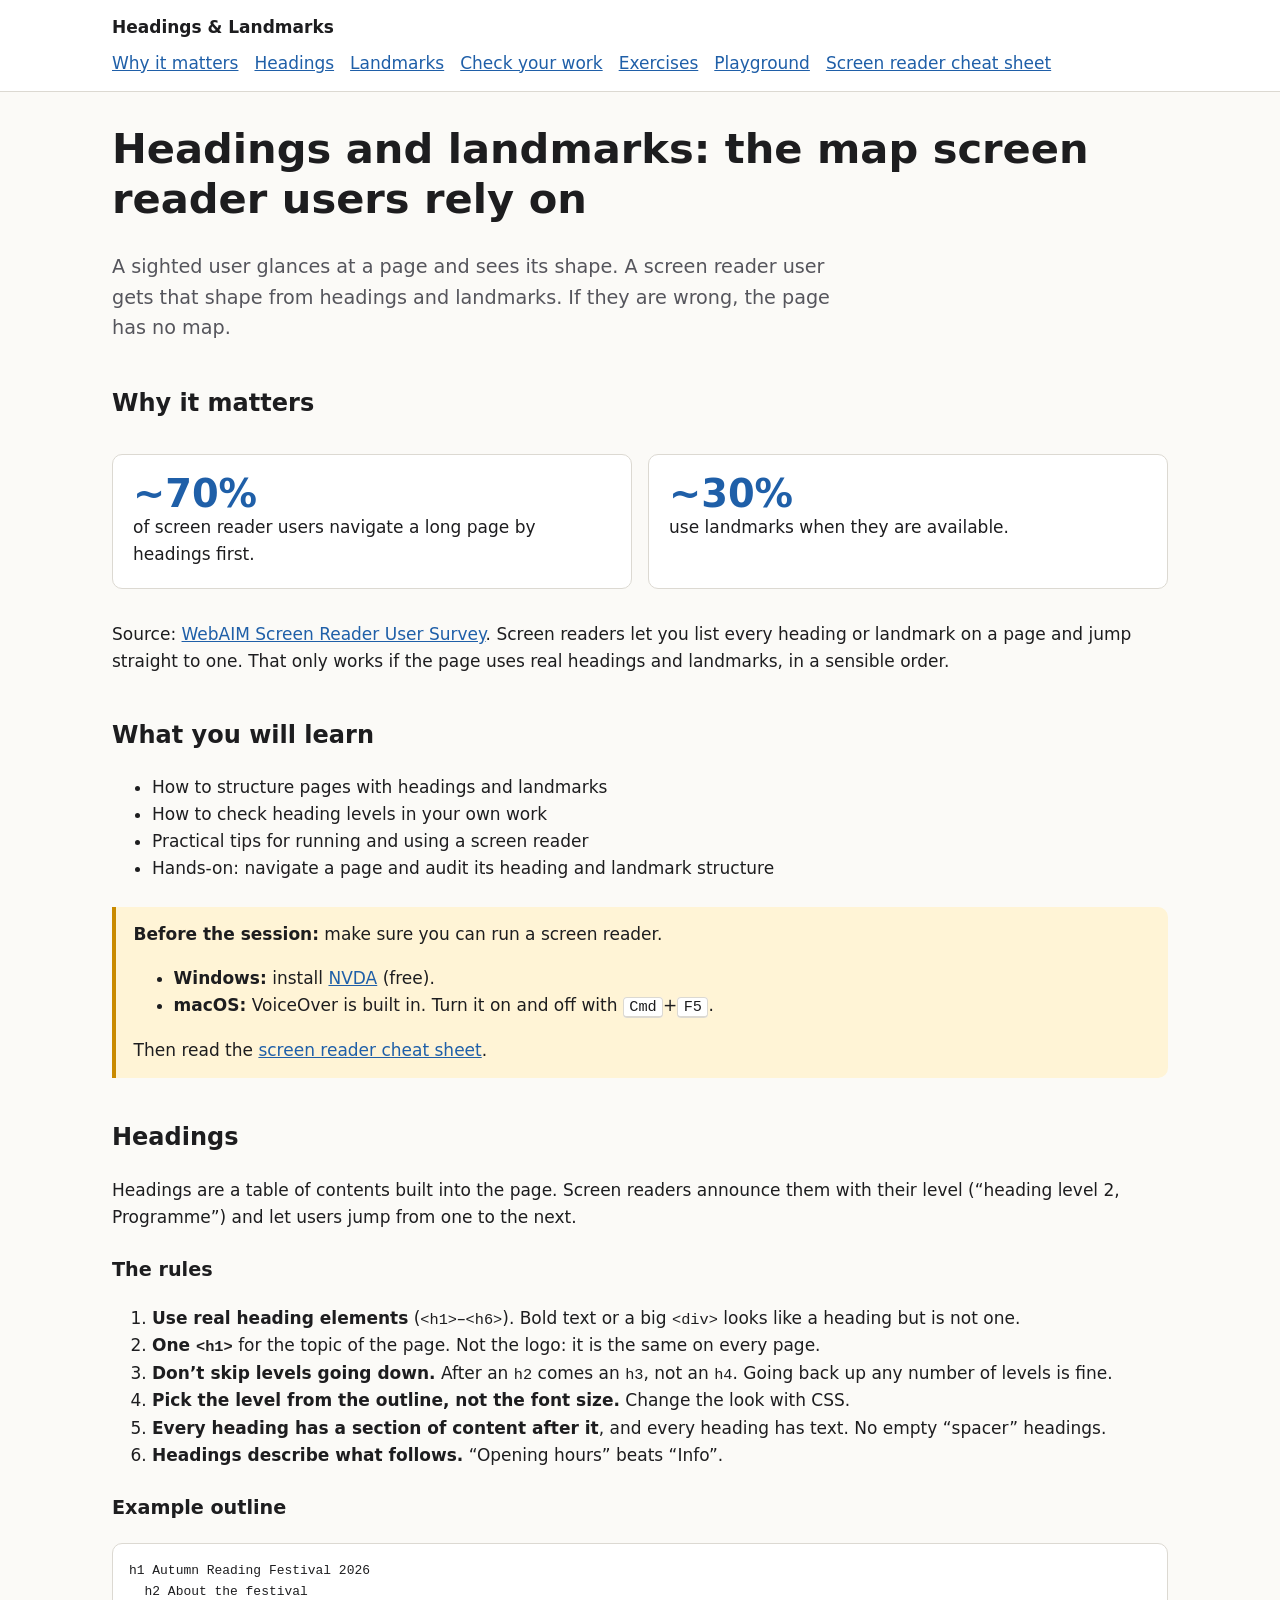
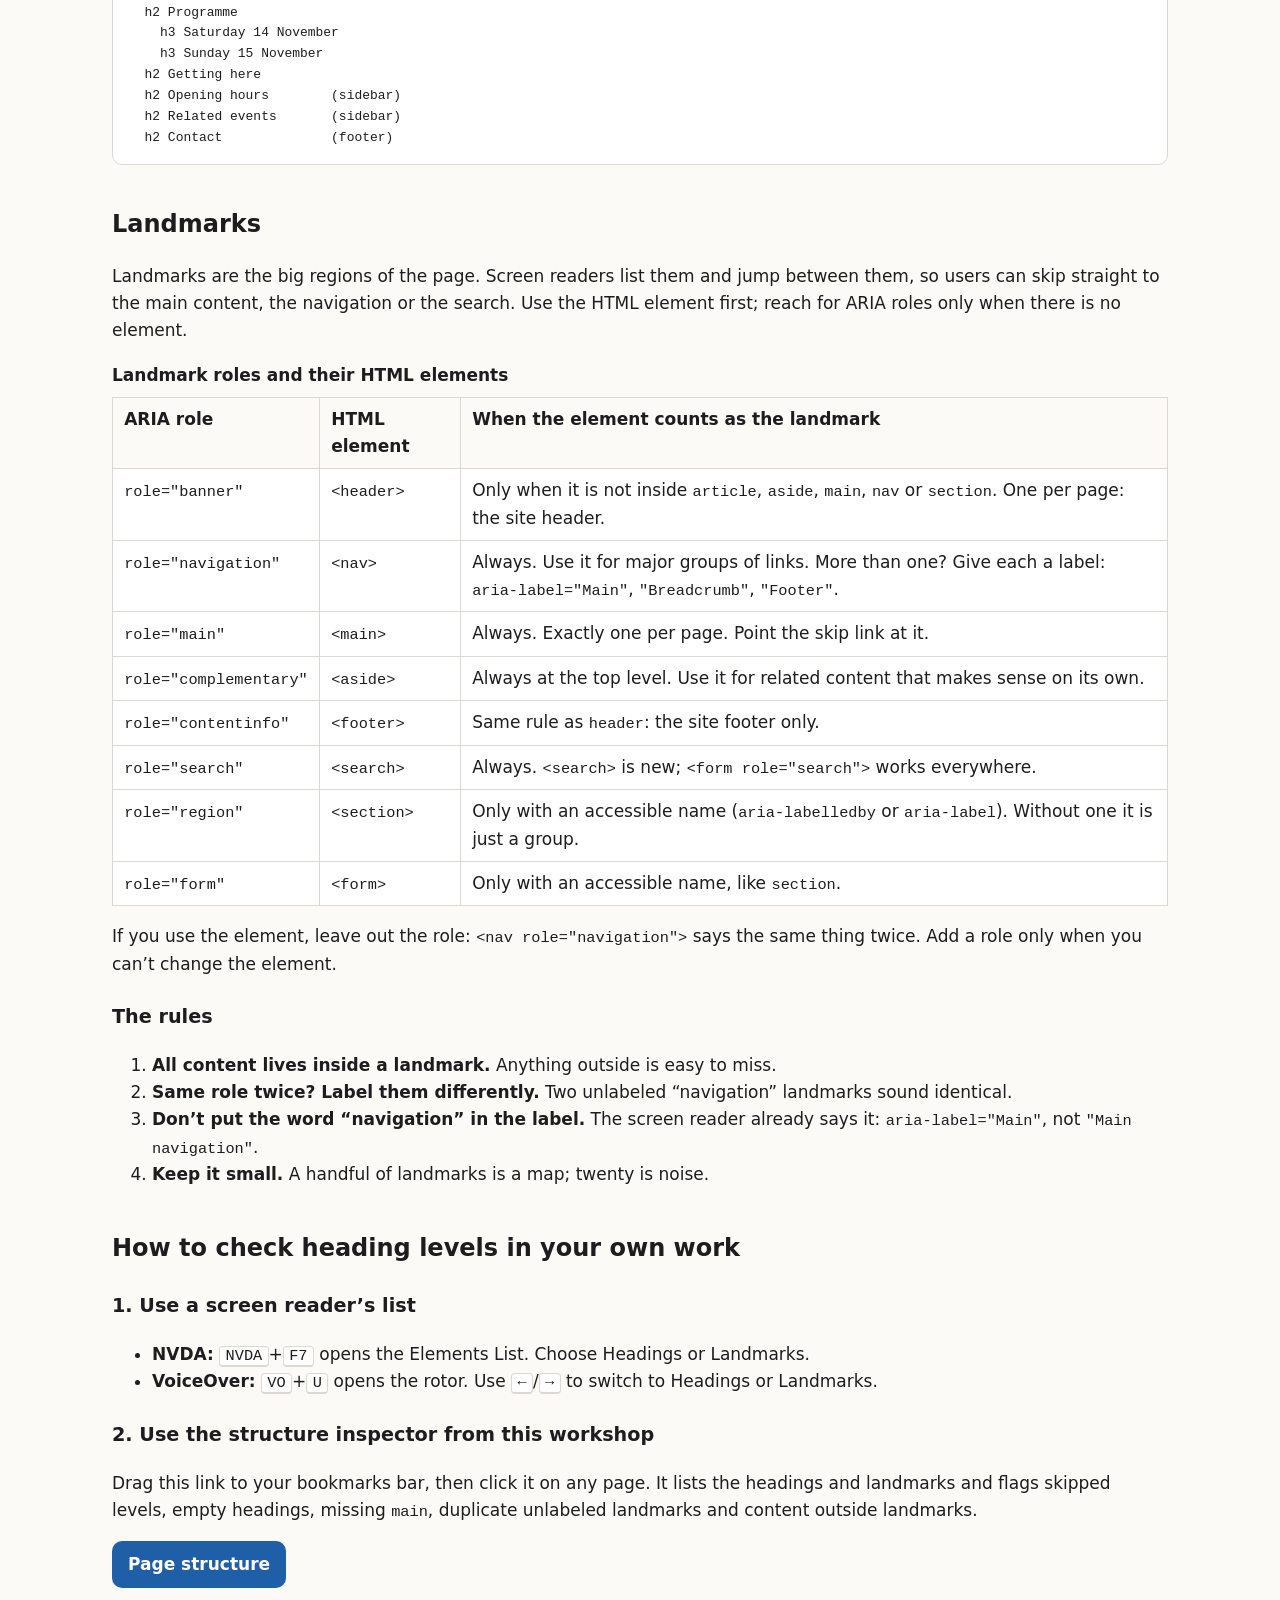
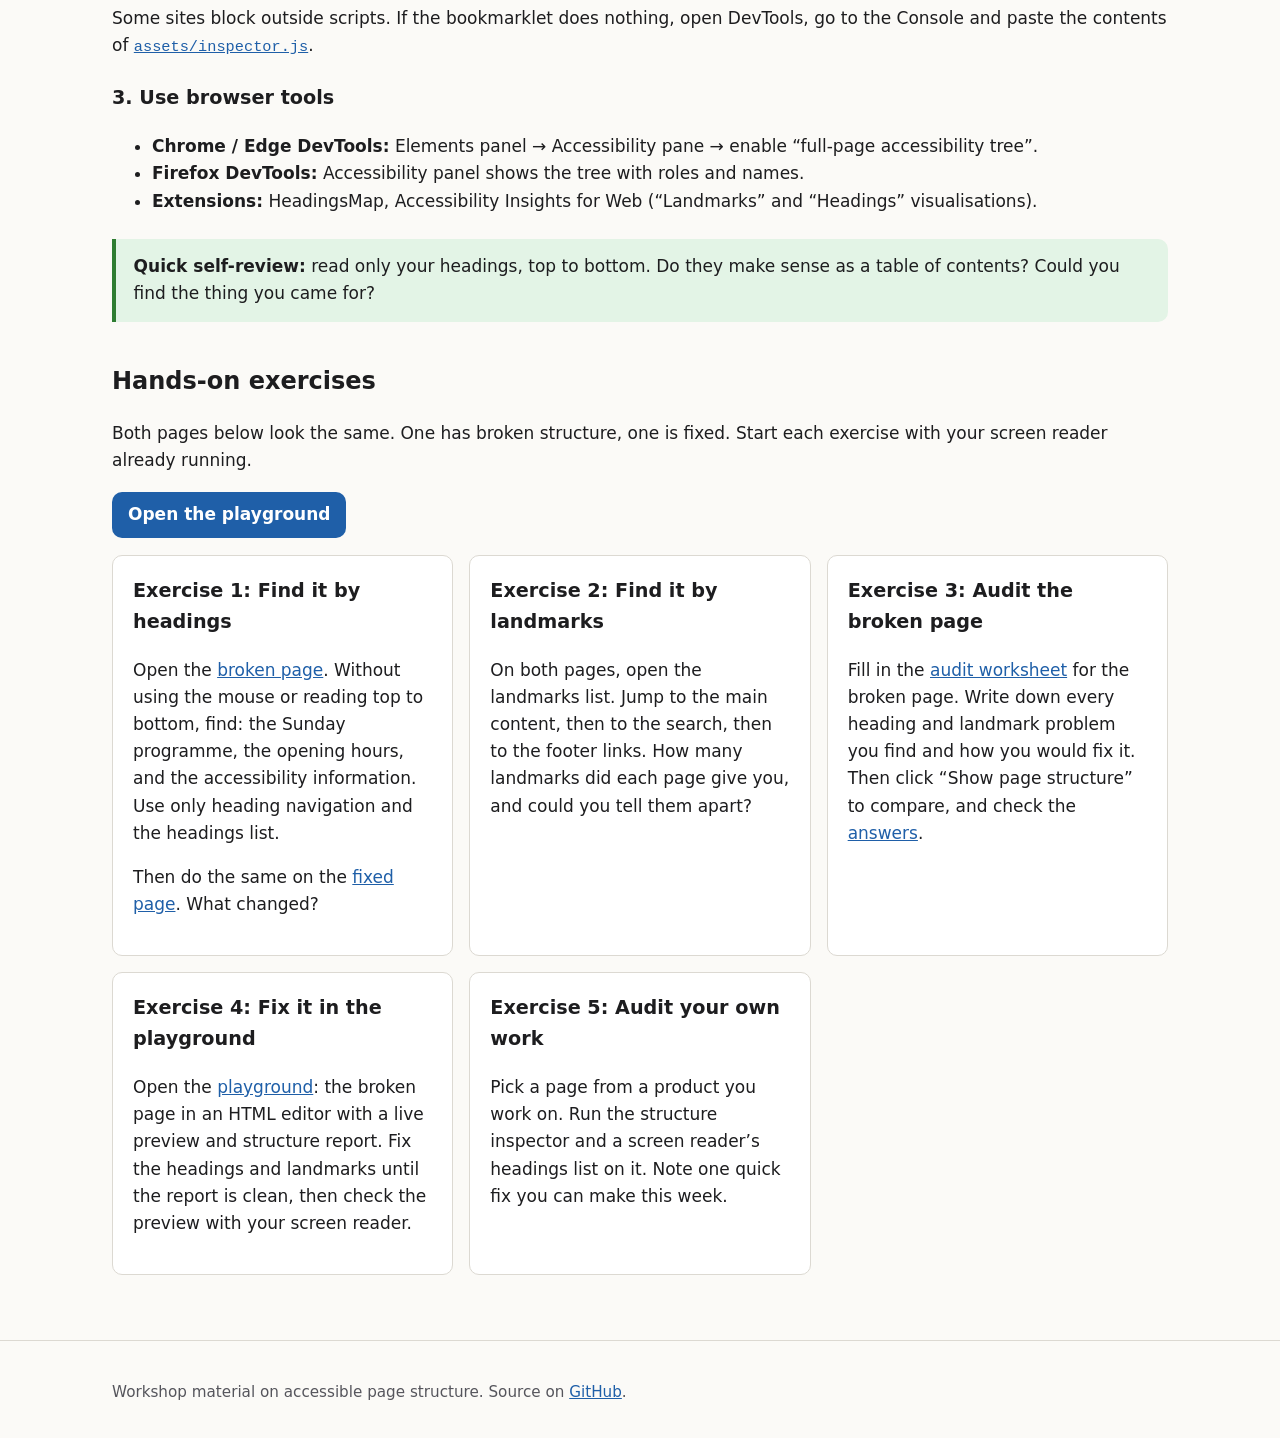
<file: index.html>
<!doctype html>
<html lang="en">
<head>
  <meta charset="utf-8">
  <meta name="viewport" content="width=device-width, initial-scale=1">
  <title>Headings and Landmarks – Screen reader workshop</title>
  <meta name="description" content="Hands-on workshop: structure pages with headings and landmarks, check heading levels, and navigate with a screen reader.">
  <link rel="stylesheet" href="assets/style.css?v=2">
</head>
<body>
  <a class="skip-link" href="#main">Skip to main content</a>

  <header class="site-header">
    <div class="wrap">
      <a class="site-title" href="index.html">Headings &amp; Landmarks</a>
      <nav class="site-nav" aria-label="Main">
        <ul>
          <li><a href="#why">Why it matters</a></li>
          <li><a href="#headings">Headings</a></li>
          <li><a href="#landmarks">Landmarks</a></li>
          <li><a href="#check">Check your work</a></li>
          <li><a href="#exercises">Exercises</a></li>
          <li><a href="exercises/playground.html">Playground</a></li>
          <li><a href="cheatsheet.html">Screen reader cheat sheet</a></li>
        </ul>
      </nav>
    </div>
  </header>

  <main id="main" class="page wrap" tabindex="-1">
    <h1>Headings and landmarks: the map screen reader users rely on</h1>
    <p class="lede">
      A sighted user glances at a page and sees its shape. A screen reader user gets that
      shape from headings and landmarks. If they are wrong, the page has no map.
    </p>

    <section>
      <h2 id="why">Why it matters</h2>
      <ul class="stats">
        <li><strong>~70%</strong> of screen reader users navigate a long page by headings first.</li>
        <li><strong>~30%</strong> use landmarks when they are available.</li>
      </ul>
      <p>
        Source: <a href="https://webaim.org/projects/screenreadersurvey10/">WebAIM Screen Reader User Survey</a>.
        Screen readers let you list every heading or landmark on a page and jump straight to one.
        That only works if the page uses real headings and landmarks, in a sensible order.
      </p>
    </section>

    <section>
      <h2 id="learn">What you will learn</h2>
      <ul>
        <li>How to structure pages with headings and landmarks</li>
        <li>How to check heading levels in your own work</li>
        <li>Practical tips for running and using a screen reader</li>
        <li>Hands-on: navigate a page and audit its heading and landmark structure</li>
      </ul>
      <div class="callout">
        <p><strong>Before the session:</strong> make sure you can run a screen reader.</p>
        <ul>
          <li><strong>Windows:</strong> install <a href="https://www.nvaccess.org/download/">NVDA</a> (free).</li>
          <li><strong>macOS:</strong> VoiceOver is built in. Turn it on and off with <kbd>Cmd</kbd>+<kbd>F5</kbd>.</li>
        </ul>
        <p>Then read the <a href="cheatsheet.html">screen reader cheat sheet</a>.</p>
      </div>
    </section>

    <section>
      <h2 id="headings">Headings</h2>
      <p>
        Headings are a table of contents built into the page. Screen readers announce them
        with their level (“heading level 2, Programme”) and let users jump from one to the next.
      </p>

      <h3>The rules</h3>
      <ol>
        <li><strong>Use real heading elements</strong> (<code>&lt;h1&gt;</code>–<code>&lt;h6&gt;</code>). Bold text or a big <code>&lt;div&gt;</code> looks like a heading but is not one.</li>
        <li><strong>One <code>&lt;h1&gt;</code></strong> for the topic of the page. Not the logo: it is the same on every page.</li>
        <li><strong>Don’t skip levels going down.</strong> After an <code>h2</code> comes an <code>h3</code>, not an <code>h4</code>. Going back up any number of levels is fine.</li>
        <li><strong>Pick the level from the outline, not the font size.</strong> Change the look with CSS.</li>
        <li><strong>Every heading has a section of content after it</strong>, and every heading has text. No empty “spacer” headings.</li>
        <li><strong>Headings describe what follows.</strong> “Opening hours” beats “Info”.</li>
      </ol>

      <h3>Example outline</h3>
<pre><code>h1 Autumn Reading Festival 2026
  h2 About the festival
  h2 Programme
    h3 Saturday 14 November
    h3 Sunday 15 November
  h2 Getting here
  h2 Opening hours        (sidebar)
  h2 Related events       (sidebar)
  h2 Contact              (footer)</code></pre>
    </section>

    <section>
      <h2 id="landmarks">Landmarks</h2>
      <p>
        Landmarks are the big regions of the page. Screen readers list them and jump between
        them, so users can skip straight to the main content, the navigation or the search.
        Use the HTML element first; reach for ARIA roles only when there is no element.
      </p>

      <div class="table-scroll">
        <table>
          <caption>Landmark roles and their HTML elements</caption>
          <thead>
            <tr><th scope="col">ARIA role</th><th scope="col">HTML element</th><th scope="col">When the element counts as the landmark</th></tr>
          </thead>
          <tbody>
            <tr><th scope="row"><code>role="banner"</code></th><td><code>&lt;header&gt;</code></td><td>Only when it is not inside <code>article</code>, <code>aside</code>, <code>main</code>, <code>nav</code> or <code>section</code>. One per page: the site header.</td></tr>
            <tr><th scope="row"><code>role="navigation"</code></th><td><code>&lt;nav&gt;</code></td><td>Always. Use it for major groups of links. More than one? Give each a label: <code>aria-label="Main"</code>, <code>"Breadcrumb"</code>, <code>"Footer"</code>.</td></tr>
            <tr><th scope="row"><code>role="main"</code></th><td><code>&lt;main&gt;</code></td><td>Always. Exactly one per page. Point the skip link at it.</td></tr>
            <tr><th scope="row"><code>role="complementary"</code></th><td><code>&lt;aside&gt;</code></td><td>Always at the top level. Use it for related content that makes sense on its own.</td></tr>
            <tr><th scope="row"><code>role="contentinfo"</code></th><td><code>&lt;footer&gt;</code></td><td>Same rule as <code>header</code>: the site footer only.</td></tr>
            <tr><th scope="row"><code>role="search"</code></th><td><code>&lt;search&gt;</code></td><td>Always. <code>&lt;search&gt;</code> is new; <code>&lt;form role="search"&gt;</code> works everywhere.</td></tr>
            <tr><th scope="row"><code>role="region"</code></th><td><code>&lt;section&gt;</code></td><td>Only with an accessible name (<code>aria-labelledby</code> or <code>aria-label</code>). Without one it is just a group.</td></tr>
            <tr><th scope="row"><code>role="form"</code></th><td><code>&lt;form&gt;</code></td><td>Only with an accessible name, like <code>section</code>.</td></tr>
          </tbody>
        </table>
      </div>
      <p>
        If you use the element, leave out the role: <code>&lt;nav role="navigation"&gt;</code> says
        the same thing twice. Add a role only when you can’t change the element.
      </p>

      <h3>The rules</h3>
      <ol>
        <li><strong>All content lives inside a landmark.</strong> Anything outside is easy to miss.</li>
        <li><strong>Same role twice? Label them differently.</strong> Two unlabeled “navigation” landmarks sound identical.</li>
        <li><strong>Don’t put the word “navigation” in the label.</strong> The screen reader already says it: <code>aria-label="Main"</code>, not <code>"Main navigation"</code>.</li>
        <li><strong>Keep it small.</strong> A handful of landmarks is a map; twenty is noise.</li>
      </ol>
    </section>

    <section>
      <h2 id="check">How to check heading levels in your own work</h2>

      <h3>1. Use a screen reader’s list</h3>
      <ul>
        <li><strong>NVDA:</strong> <kbd>NVDA</kbd>+<kbd>F7</kbd> opens the Elements List. Choose Headings or Landmarks.</li>
        <li><strong>VoiceOver:</strong> <kbd>VO</kbd>+<kbd>U</kbd> opens the rotor. Use <kbd>←</kbd>/<kbd>→</kbd> to switch to Headings or Landmarks.</li>
      </ul>

      <h3>2. Use the structure inspector from this workshop</h3>
      <p>
        Drag this link to your bookmarks bar, then click it on any page. It lists the
        headings and landmarks and flags skipped levels, empty headings, missing
        <code>main</code>, duplicate unlabeled landmarks and content outside landmarks.
      </p>
      <p>
        <a class="button" id="bookmarklet" href="javascript:(function(){var s=document.createElement('script');s.src='https://zenobia-gawlikowska.github.io/headings-and-landmarks-workshop/assets/inspector.js?'+Date.now();document.body.appendChild(s);})();">Page structure</a>
      </p>
      <p>
        Some sites block outside scripts. If the bookmarklet does nothing, open DevTools,
        go to the Console and paste the contents of
        <a href="assets/inspector.js?v=2"><code>assets/inspector.js</code></a>.
      </p>

      <h3>3. Use browser tools</h3>
      <ul>
        <li><strong>Chrome / Edge DevTools:</strong> Elements panel → Accessibility pane → enable “full-page accessibility tree”.</li>
        <li><strong>Firefox DevTools:</strong> Accessibility panel shows the tree with roles and names.</li>
        <li><strong>Extensions:</strong> HeadingsMap, Accessibility Insights for Web (“Landmarks” and “Headings” visualisations).</li>
      </ul>

      <div class="callout good">
        <p><strong>Quick self-review:</strong> read only your headings, top to bottom. Do they make sense as a table of contents? Could you find the thing you came for?</p>
      </div>
    </section>

    <section>
      <h2 id="exercises">Hands-on exercises</h2>
      <p>
        Both pages below look the same. One has broken structure, one is fixed.
        Start each exercise with your screen reader already running.
      </p>
      <p>
        <a class="button" href="exercises/playground.html">Open the playground</a>
      </p>
      <ul class="cards">
        <li>
          <h3>Exercise 1: Find it by headings</h3>
          <p>
            Open the <a href="exercises/broken.html">broken page</a>. Without using the mouse or
            reading top to bottom, find: the Sunday programme, the opening hours, and the
            accessibility information. Use only heading navigation and the headings list.
          </p>
          <p>Then do the same on the <a href="exercises/fixed.html">fixed page</a>. What changed?</p>
        </li>
        <li>
          <h3>Exercise 2: Find it by landmarks</h3>
          <p>
            On both pages, open the landmarks list. Jump to the main content, then to the search,
            then to the footer links. How many landmarks did each page give you, and could you
            tell them apart?
          </p>
        </li>
        <li>
          <h3>Exercise 3: Audit the broken page</h3>
          <p>
            Fill in the <a href="exercises/worksheet.html">audit worksheet</a> for the
            broken page. Write down every heading and landmark problem you find and how you
            would fix it. Then click “Show page structure” to compare, and check the
            <a href="exercises/answers.html">answers</a>.
          </p>
        </li>
        <li>
          <h3>Exercise 4: Fix it in the playground</h3>
          <p>
            Open the <a href="exercises/playground.html">playground</a>: the broken page in an
            HTML editor with a live preview and structure report. Fix the headings and landmarks
            until the report is clean, then check the preview with your screen reader.
          </p>
        </li>
        <li>
          <h3>Exercise 5: Audit your own work</h3>
          <p>
            Pick a page from a product you work on. Run the structure inspector and a screen
            reader’s headings list on it. Note one quick fix you can make this week.
          </p>
        </li>
      </ul>
    </section>
  </main>

  <footer class="site-footer">
    <div class="wrap">
      <p>
        Workshop material on accessible page structure.
        Source on <a href="https://github.com/zenobia-gawlikowska/headings-and-landmarks-workshop">GitHub</a>.
      </p>
    </div>
  </footer>
</body>
</html>
</file>
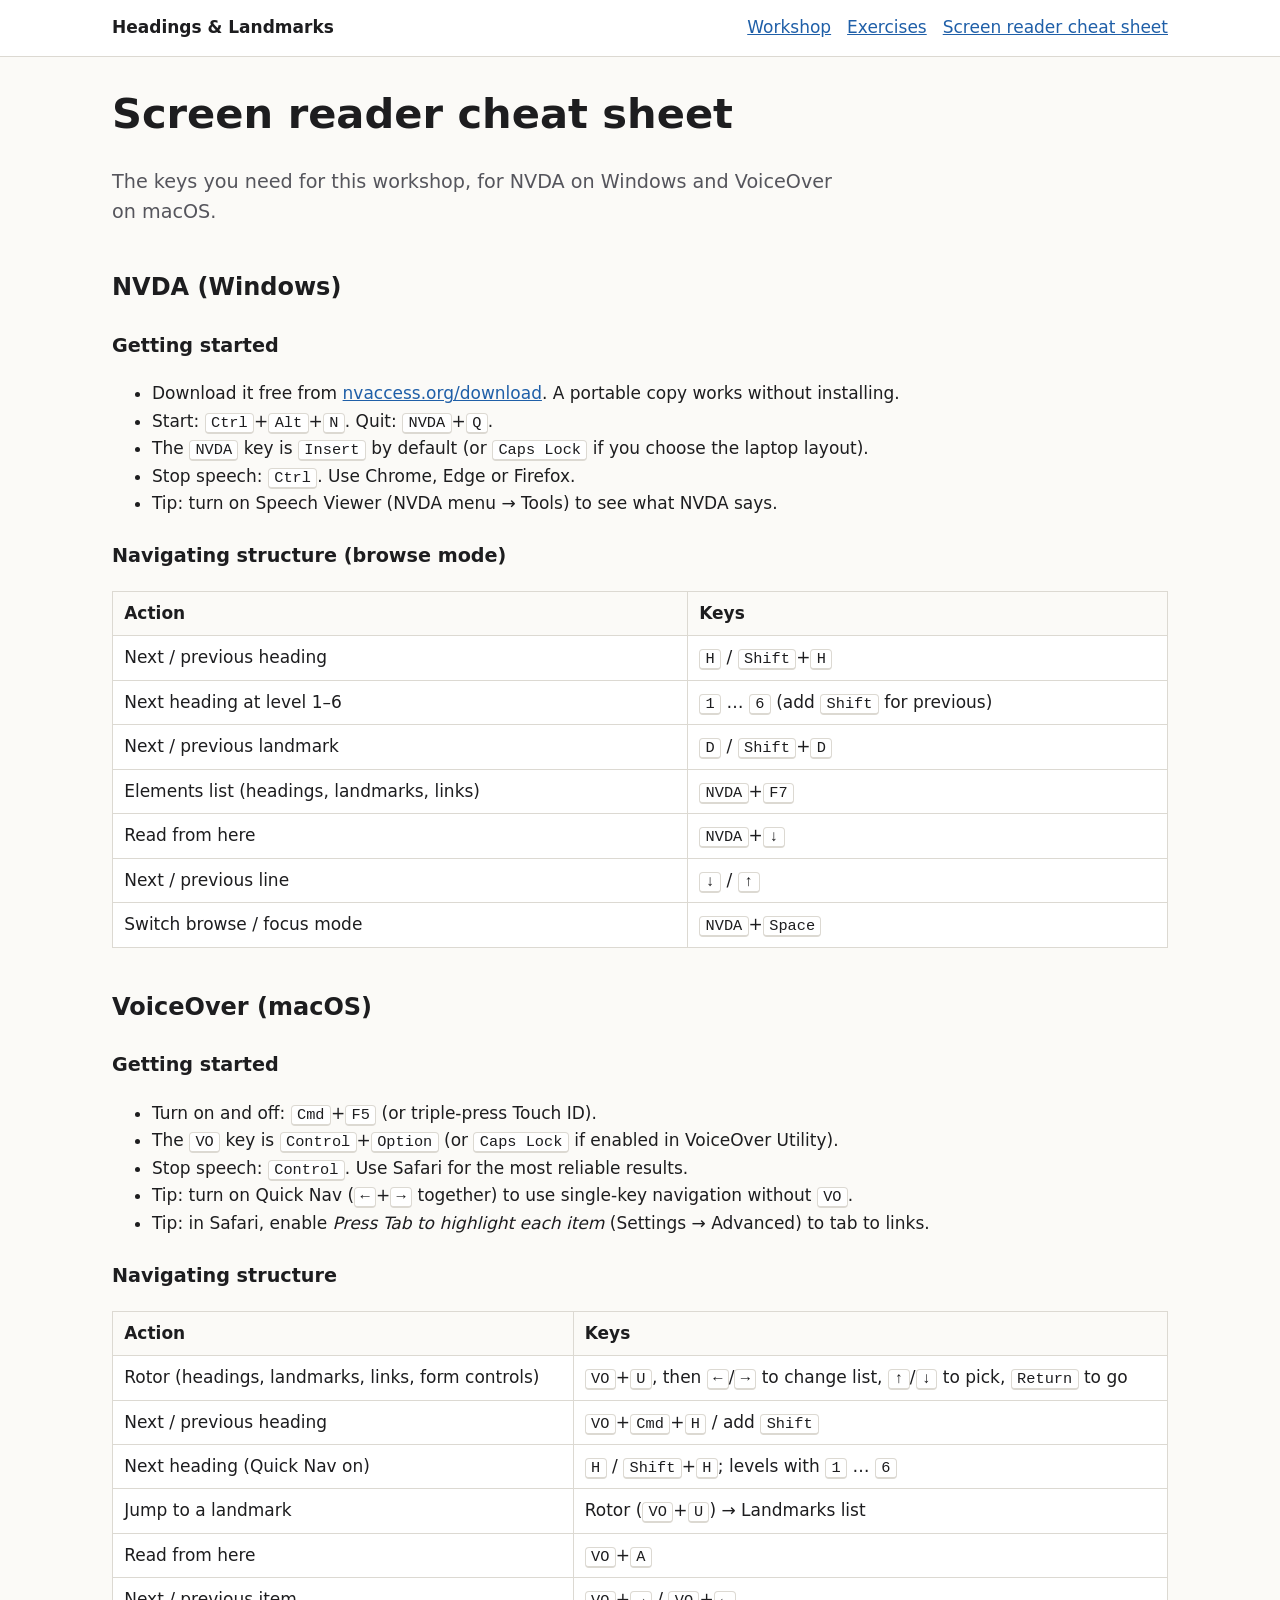
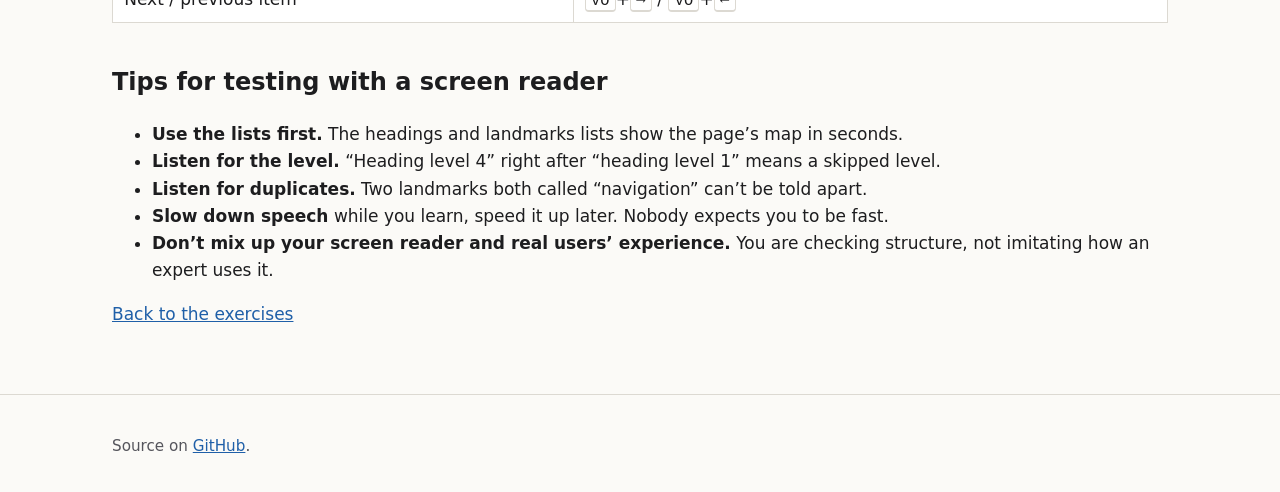
<file: cheatsheet.html>
<!doctype html>
<html lang="en">
<head>
  <meta charset="utf-8">
  <meta name="viewport" content="width=device-width, initial-scale=1">
  <title>Screen reader cheat sheet – Headings &amp; Landmarks workshop</title>
  <link rel="stylesheet" href="assets/style.css?v=2">
</head>
<body>
  <a class="skip-link" href="#main">Skip to main content</a>

  <header class="site-header">
    <div class="wrap">
      <a class="site-title" href="index.html">Headings &amp; Landmarks</a>
      <nav class="site-nav" aria-label="Main">
        <ul>
          <li><a href="index.html">Workshop</a></li>
          <li><a href="index.html#exercises">Exercises</a></li>
          <li><a href="cheatsheet.html" aria-current="page">Screen reader cheat sheet</a></li>
        </ul>
      </nav>
    </div>
  </header>

  <main id="main" class="page wrap" tabindex="-1">
    <h1>Screen reader cheat sheet</h1>
    <p class="lede">The keys you need for this workshop, for NVDA on Windows and VoiceOver on macOS.</p>

    <h2>NVDA (Windows)</h2>
    <h3>Getting started</h3>
    <ul>
      <li>Download it free from <a href="https://www.nvaccess.org/download/">nvaccess.org/download</a>. A portable copy works without installing.</li>
      <li>Start: <kbd>Ctrl</kbd>+<kbd>Alt</kbd>+<kbd>N</kbd>. Quit: <kbd>NVDA</kbd>+<kbd>Q</kbd>.</li>
      <li>The <kbd>NVDA</kbd> key is <kbd>Insert</kbd> by default (or <kbd>Caps Lock</kbd> if you choose the laptop layout).</li>
      <li>Stop speech: <kbd>Ctrl</kbd>. Use Chrome, Edge or Firefox.</li>
      <li>Tip: turn on Speech Viewer (NVDA menu → Tools) to see what NVDA says.</li>
    </ul>

    <h3>Navigating structure (browse mode)</h3>
    <div class="table-scroll">
      <table>
        <thead><tr><th scope="col">Action</th><th scope="col">Keys</th></tr></thead>
        <tbody>
          <tr><td>Next / previous heading</td><td><kbd>H</kbd> / <kbd>Shift</kbd>+<kbd>H</kbd></td></tr>
          <tr><td>Next heading at level 1–6</td><td><kbd>1</kbd> … <kbd>6</kbd> (add <kbd>Shift</kbd> for previous)</td></tr>
          <tr><td>Next / previous landmark</td><td><kbd>D</kbd> / <kbd>Shift</kbd>+<kbd>D</kbd></td></tr>
          <tr><td>Elements list (headings, landmarks, links)</td><td><kbd>NVDA</kbd>+<kbd>F7</kbd></td></tr>
          <tr><td>Read from here</td><td><kbd>NVDA</kbd>+<kbd>↓</kbd></td></tr>
          <tr><td>Next / previous line</td><td><kbd>↓</kbd> / <kbd>↑</kbd></td></tr>
          <tr><td>Switch browse / focus mode</td><td><kbd>NVDA</kbd>+<kbd>Space</kbd></td></tr>
        </tbody>
      </table>
    </div>

    <h2>VoiceOver (macOS)</h2>
    <h3>Getting started</h3>
    <ul>
      <li>Turn on and off: <kbd>Cmd</kbd>+<kbd>F5</kbd> (or triple-press Touch ID).</li>
      <li>The <kbd>VO</kbd> key is <kbd>Control</kbd>+<kbd>Option</kbd> (or <kbd>Caps Lock</kbd> if enabled in VoiceOver Utility).</li>
      <li>Stop speech: <kbd>Control</kbd>. Use Safari for the most reliable results.</li>
      <li>Tip: turn on Quick Nav (<kbd>←</kbd>+<kbd>→</kbd> together) to use single-key navigation without <kbd>VO</kbd>.</li>
      <li>Tip: in Safari, enable <em>Press Tab to highlight each item</em> (Settings → Advanced) to tab to links.</li>
    </ul>

    <h3>Navigating structure</h3>
    <div class="table-scroll">
      <table>
        <thead><tr><th scope="col">Action</th><th scope="col">Keys</th></tr></thead>
        <tbody>
          <tr><td>Rotor (headings, landmarks, links, form controls)</td><td><kbd>VO</kbd>+<kbd>U</kbd>, then <kbd>←</kbd>/<kbd>→</kbd> to change list, <kbd>↑</kbd>/<kbd>↓</kbd> to pick, <kbd>Return</kbd> to go</td></tr>
          <tr><td>Next / previous heading</td><td><kbd>VO</kbd>+<kbd>Cmd</kbd>+<kbd>H</kbd> / add <kbd>Shift</kbd></td></tr>
          <tr><td>Next heading (Quick Nav on)</td><td><kbd>H</kbd> / <kbd>Shift</kbd>+<kbd>H</kbd>; levels with <kbd>1</kbd> … <kbd>6</kbd></td></tr>
          <tr><td>Jump to a landmark</td><td>Rotor (<kbd>VO</kbd>+<kbd>U</kbd>) → Landmarks list</td></tr>
          <tr><td>Read from here</td><td><kbd>VO</kbd>+<kbd>A</kbd></td></tr>
          <tr><td>Next / previous item</td><td><kbd>VO</kbd>+<kbd>→</kbd> / <kbd>VO</kbd>+<kbd>←</kbd></td></tr>
        </tbody>
      </table>
    </div>

    <h2>Tips for testing with a screen reader</h2>
    <ul>
      <li><strong>Use the lists first.</strong> The headings and landmarks lists show the page’s map in seconds.</li>
      <li><strong>Listen for the level.</strong> “Heading level 4” right after “heading level 1” means a skipped level.</li>
      <li><strong>Listen for duplicates.</strong> Two landmarks both called “navigation” can’t be told apart.</li>
      <li><strong>Slow down speech</strong> while you learn, speed it up later. Nobody expects you to be fast.</li>
      <li><strong>Don’t mix up your screen reader and real users’ experience.</strong> You are checking structure, not imitating how an expert uses it.</li>
    </ul>

    <p><a href="index.html#exercises">Back to the exercises</a></p>
  </main>

  <footer class="site-footer">
    <div class="wrap">
      <p>Source on <a href="https://github.com/zenobia-gawlikowska/headings-and-landmarks-workshop">GitHub</a>.</p>
    </div>
  </footer>
</body>
</html>
</file>
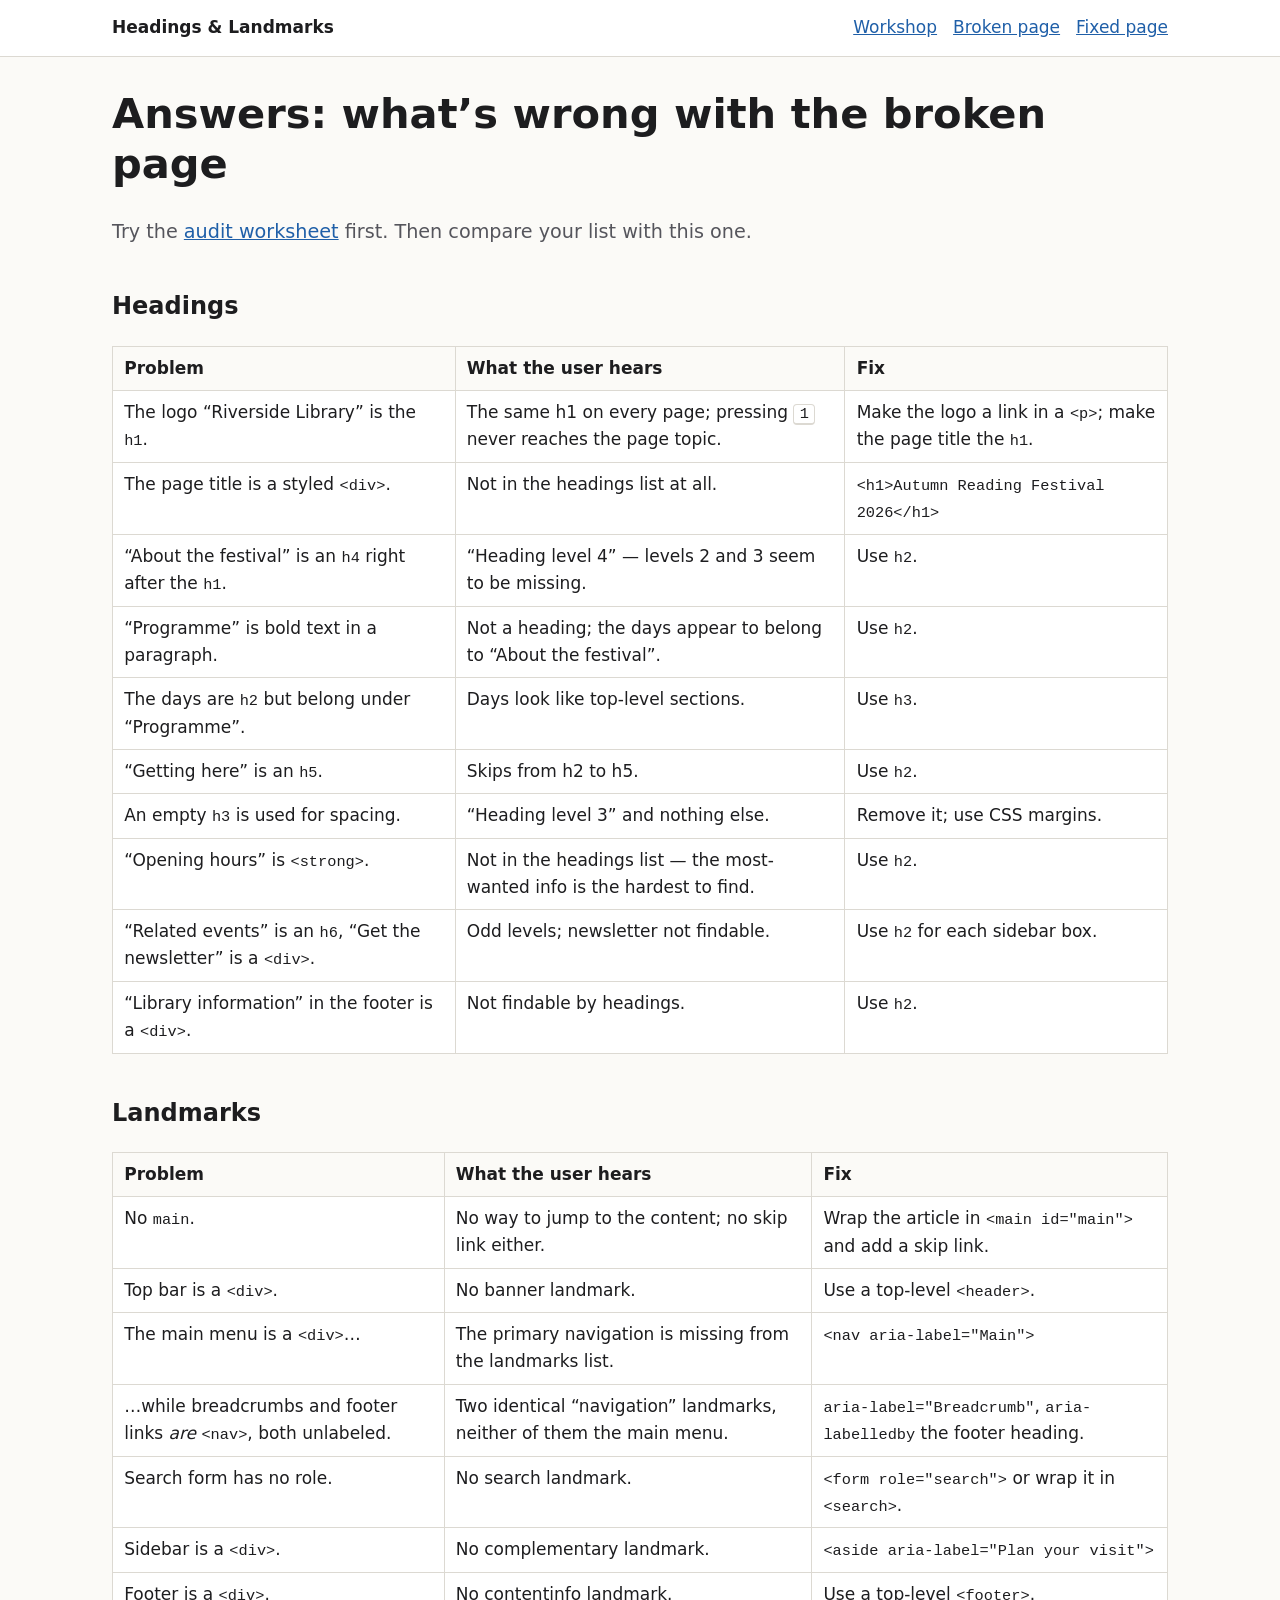
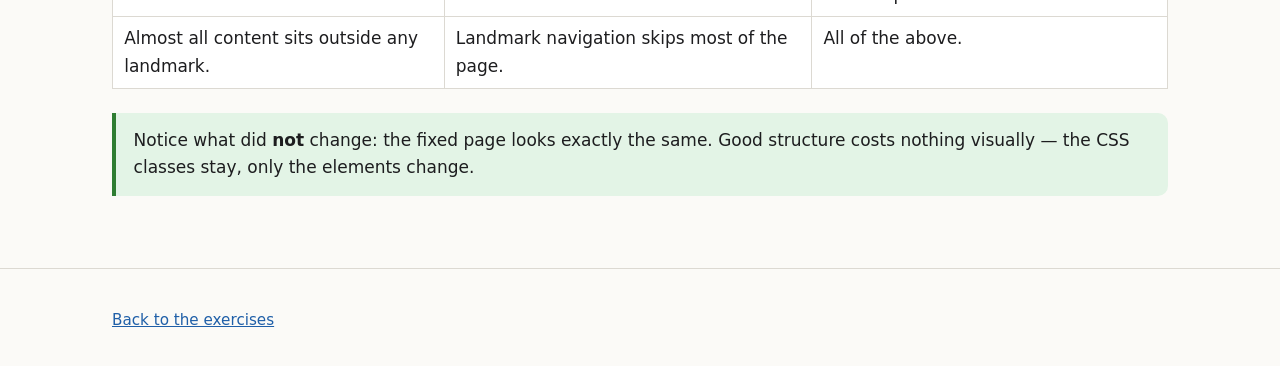
<file: exercises/answers.html>
<!doctype html>
<html lang="en">
<head>
  <meta charset="utf-8">
  <meta name="viewport" content="width=device-width, initial-scale=1">
  <title>Answers – Headings &amp; Landmarks workshop</title>
  <link rel="stylesheet" href="../assets/style.css?v=2">
</head>
<body>
  <a class="skip-link" href="#main">Skip to main content</a>

  <header class="site-header">
    <div class="wrap">
      <a class="site-title" href="../index.html">Headings &amp; Landmarks</a>
      <nav class="site-nav" aria-label="Main">
        <ul>
          <li><a href="../index.html">Workshop</a></li>
          <li><a href="broken.html">Broken page</a></li>
          <li><a href="fixed.html">Fixed page</a></li>
        </ul>
      </nav>
    </div>
  </header>

  <main id="main" class="page wrap" tabindex="-1">
    <h1>Answers: what’s wrong with the broken page</h1>
    <p class="lede">Try the <a href="worksheet.html">audit worksheet</a> first. Then compare your list with this one.</p>

    <h2>Headings</h2>
    <div class="table-scroll">
      <table>
        <thead><tr><th scope="col">Problem</th><th scope="col">What the user hears</th><th scope="col">Fix</th></tr></thead>
        <tbody>
          <tr><td>The logo “Riverside Library” is the <code>h1</code>.</td><td>The same h1 on every page; pressing <kbd>1</kbd> never reaches the page topic.</td><td>Make the logo a link in a <code>&lt;p&gt;</code>; make the page title the <code>h1</code>.</td></tr>
          <tr><td>The page title is a styled <code>&lt;div&gt;</code>.</td><td>Not in the headings list at all.</td><td><code>&lt;h1&gt;Autumn Reading Festival 2026&lt;/h1&gt;</code></td></tr>
          <tr><td>“About the festival” is an <code>h4</code> right after the <code>h1</code>.</td><td>“Heading level 4” — levels 2 and 3 seem to be missing.</td><td>Use <code>h2</code>.</td></tr>
          <tr><td>“Programme” is bold text in a paragraph.</td><td>Not a heading; the days appear to belong to “About the festival”.</td><td>Use <code>h2</code>.</td></tr>
          <tr><td>The days are <code>h2</code> but belong under “Programme”.</td><td>Days look like top-level sections.</td><td>Use <code>h3</code>.</td></tr>
          <tr><td>“Getting here” is an <code>h5</code>.</td><td>Skips from h2 to h5.</td><td>Use <code>h2</code>.</td></tr>
          <tr><td>An empty <code>h3</code> is used for spacing.</td><td>“Heading level 3” and nothing else.</td><td>Remove it; use CSS margins.</td></tr>
          <tr><td>“Opening hours” is <code>&lt;strong&gt;</code>.</td><td>Not in the headings list — the most-wanted info is the hardest to find.</td><td>Use <code>h2</code>.</td></tr>
          <tr><td>“Related events” is an <code>h6</code>, “Get the newsletter” is a <code>&lt;div&gt;</code>.</td><td>Odd levels; newsletter not findable.</td><td>Use <code>h2</code> for each sidebar box.</td></tr>
          <tr><td>“Library information” in the footer is a <code>&lt;div&gt;</code>.</td><td>Not findable by headings.</td><td>Use <code>h2</code>.</td></tr>
        </tbody>
      </table>
    </div>

    <h2>Landmarks</h2>
    <div class="table-scroll">
      <table>
        <thead><tr><th scope="col">Problem</th><th scope="col">What the user hears</th><th scope="col">Fix</th></tr></thead>
        <tbody>
          <tr><td>No <code>main</code>.</td><td>No way to jump to the content; no skip link either.</td><td>Wrap the article in <code>&lt;main id="main"&gt;</code> and add a skip link.</td></tr>
          <tr><td>Top bar is a <code>&lt;div&gt;</code>.</td><td>No banner landmark.</td><td>Use a top-level <code>&lt;header&gt;</code>.</td></tr>
          <tr><td>The main menu is a <code>&lt;div&gt;</code>…</td><td>The primary navigation is missing from the landmarks list.</td><td><code>&lt;nav aria-label="Main"&gt;</code></td></tr>
          <tr><td>…while breadcrumbs and footer links <em>are</em> <code>&lt;nav&gt;</code>, both unlabeled.</td><td>Two identical “navigation” landmarks, neither of them the main menu.</td><td><code>aria-label="Breadcrumb"</code>, <code>aria-labelledby</code> the footer heading.</td></tr>
          <tr><td>Search form has no role.</td><td>No search landmark.</td><td><code>&lt;form role="search"&gt;</code> or wrap it in <code>&lt;search&gt;</code>.</td></tr>
          <tr><td>Sidebar is a <code>&lt;div&gt;</code>.</td><td>No complementary landmark.</td><td><code>&lt;aside aria-label="Plan your visit"&gt;</code></td></tr>
          <tr><td>Footer is a <code>&lt;div&gt;</code>.</td><td>No contentinfo landmark.</td><td>Use a top-level <code>&lt;footer&gt;</code>.</td></tr>
          <tr><td>Almost all content sits outside any landmark.</td><td>Landmark navigation skips most of the page.</td><td>All of the above.</td></tr>
        </tbody>
      </table>
    </div>

    <div class="callout good">
      <p>
        Notice what did <strong>not</strong> change: the fixed page looks exactly the same.
        Good structure costs nothing visually — the CSS classes stay, only the elements change.
      </p>
    </div>
  </main>

  <footer class="site-footer">
    <div class="wrap">
      <p><a href="../index.html#exercises">Back to the exercises</a></p>
    </div>
  </footer>
</body>
</html>
</file>
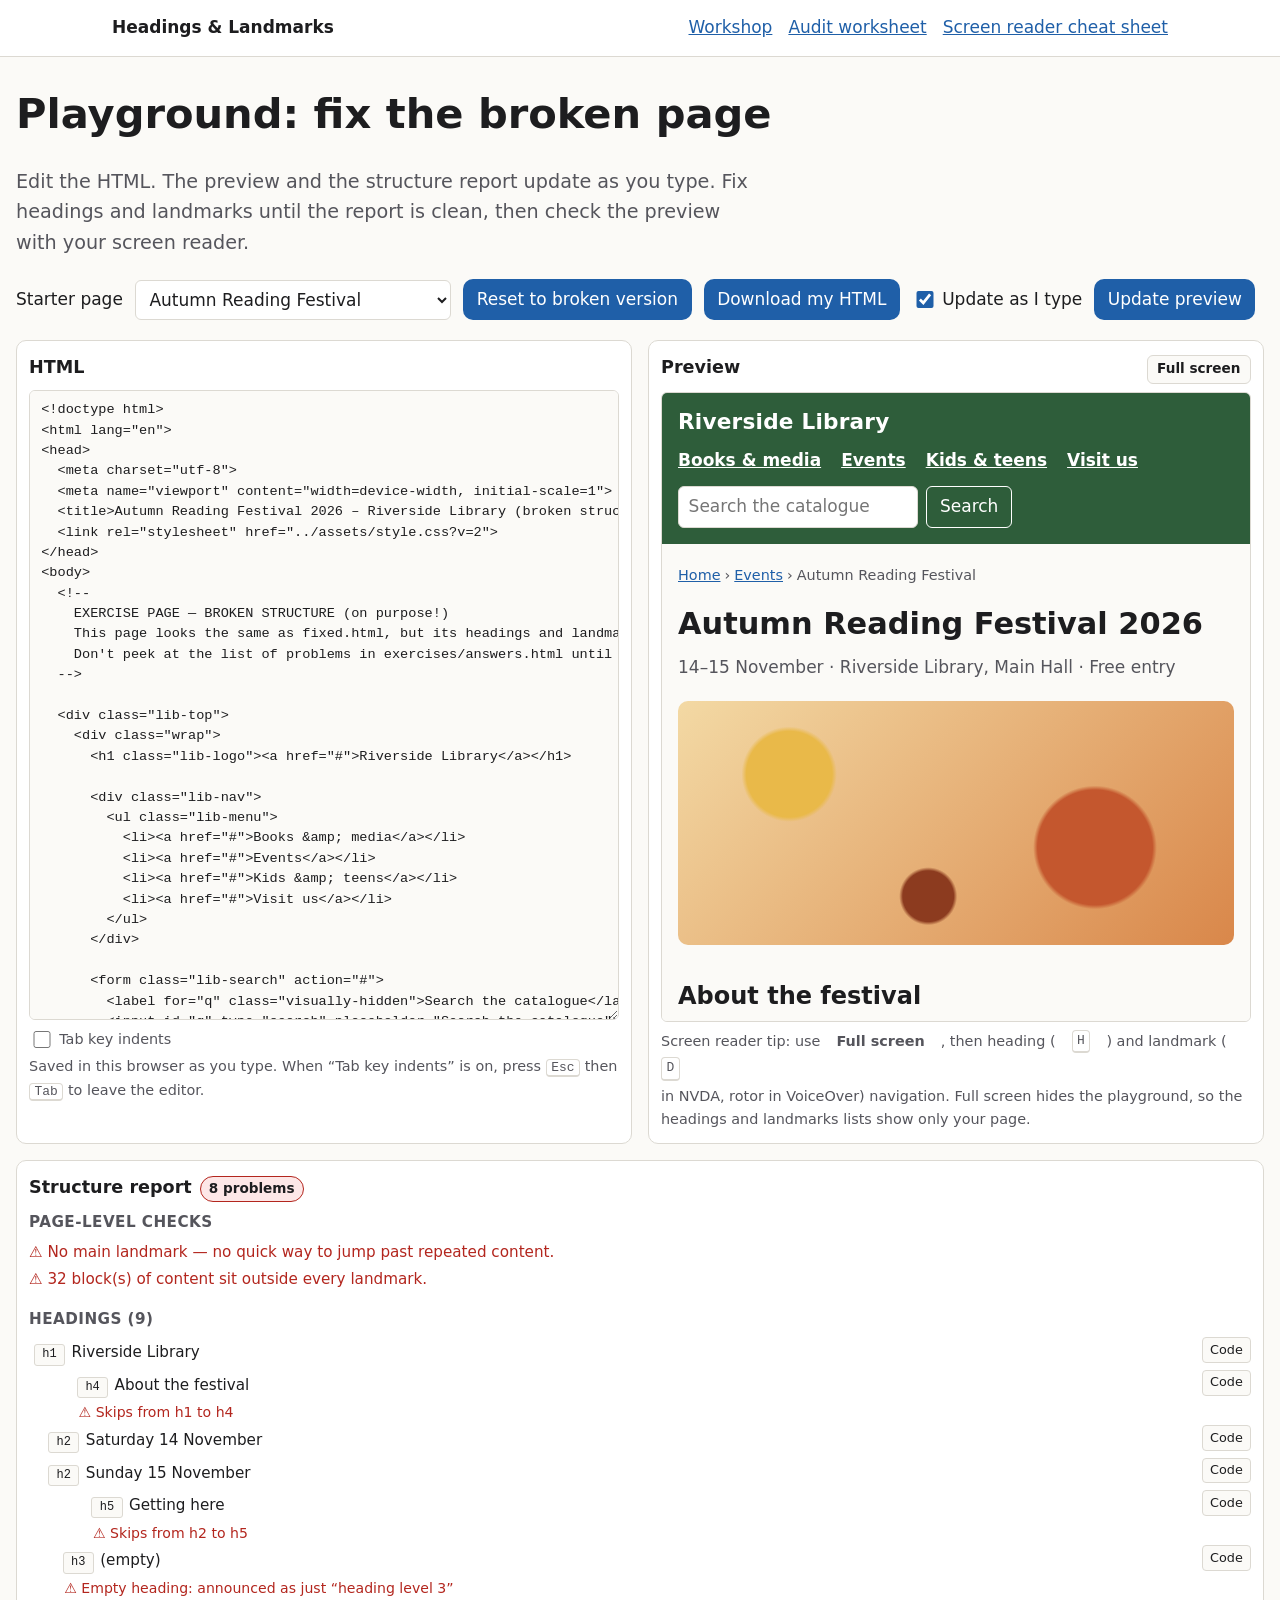
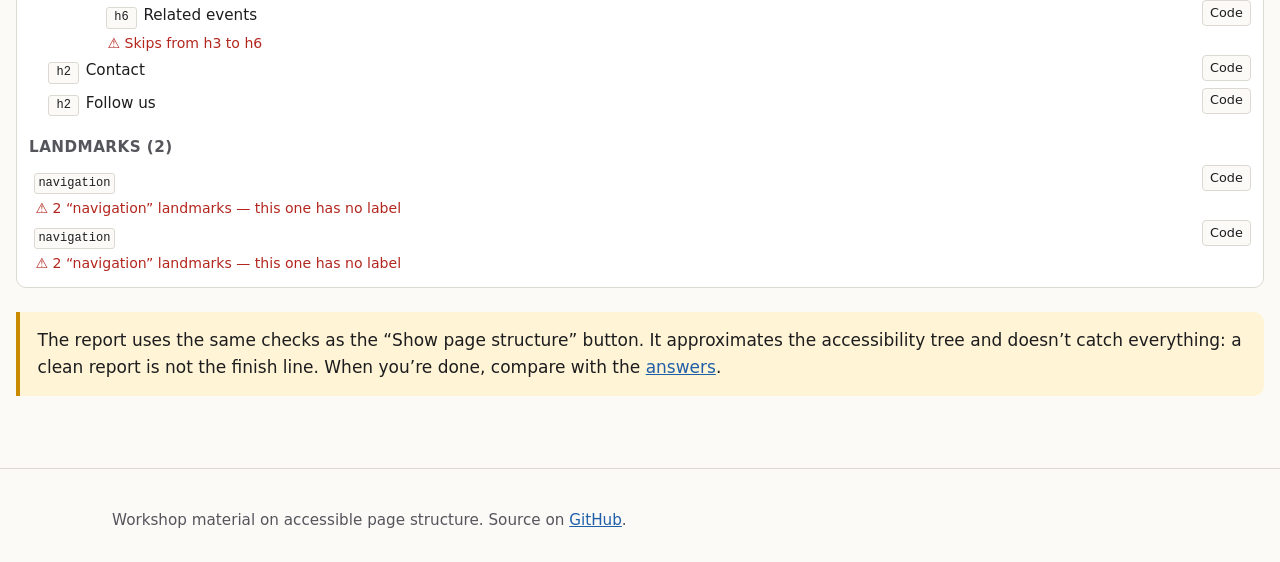
<file: exercises/playground.html>
<!doctype html>
<html lang="en">
<head>
  <meta charset="utf-8">
  <meta name="viewport" content="width=device-width, initial-scale=1">
  <title>Playground – Headings &amp; Landmarks workshop</title>
  <link rel="stylesheet" href="../assets/style.css?v=2">
</head>
<body>
  <a class="skip-link" href="#main">Skip to main content</a>

  <header class="site-header">
    <div class="wrap">
      <a class="site-title" href="../index.html">Headings &amp; Landmarks</a>
      <nav class="site-nav" aria-label="Main">
        <ul>
          <li><a href="../index.html#exercises">Workshop</a></li>
          <li><a href="worksheet.html">Audit worksheet</a></li>
          <li><a href="../cheatsheet.html">Screen reader cheat sheet</a></li>
        </ul>
      </nav>
    </div>
  </header>

  <main id="main" class="page pg" tabindex="-1">
    <h1>Playground: fix the broken page</h1>
    <p class="lede">
      Edit the HTML. The preview and the structure report update as you type.
      Fix headings and landmarks until the report is clean, then check the preview with your
      screen reader.
    </p>

    <div class="pg-toolbar" role="group" aria-label="Playground controls">
      <label for="pg-starter">Starter page</label>
      <select id="pg-starter">
        <option value="broken.html">Autumn Reading Festival</option>
        <option value="example.html">Summer Community Workshops</option>
      </select>
      <button type="button" class="button" id="pg-reset">Reset to broken version</button>
      <button type="button" class="button" id="pg-download">Download my HTML</button>
      <label class="pg-check"><input type="checkbox" id="pg-auto" checked> Update as I type</label>
      <button type="button" class="button" id="pg-run">Update preview</button>
    </div>

    <div class="pg-grid">
      <section class="pg-pane pg-code" aria-labelledby="pg-code-h">
        <h2 id="pg-code-h">HTML</h2>
        <label for="pg-editor" class="visually-hidden">HTML source of the page</label>
        <textarea id="pg-editor" spellcheck="false" autocapitalize="off" autocomplete="off"
          aria-describedby="pg-tab-hint"></textarea>
        <p class="pg-hint">
          <label class="pg-check"><input type="checkbox" id="pg-tab"> Tab key indents</label>
          <span id="pg-tab-hint">Saved in this browser as you type. When “Tab key indents” is on, press <kbd>Esc</kbd> then <kbd>Tab</kbd> to leave the editor.</span>
        </p>
      </section>

      <section class="pg-pane pg-preview" aria-labelledby="pg-preview-h">
        <div class="pg-pane-head">
          <h2 id="pg-preview-h">Preview</h2>
          <!-- Kept out of the h2 so the heading's name stays just "Preview". -->
          <button type="button" class="pg-full-open" id="pg-full-open">Full screen</button>
        </div>
        <iframe id="pg-frame" title="Preview of your page" sandbox="allow-same-origin"></iframe>
        <p class="pg-hint">
          Screen reader tip: use <strong>Full screen</strong>, then heading (<kbd>H</kbd>) and landmark
          (<kbd>D</kbd> in NVDA, rotor in VoiceOver) navigation. Full screen hides the playground,
          so the headings and landmarks lists show only your page.
        </p>
      </section>

      <section class="pg-pane pg-report" aria-labelledby="pg-report-h">
        <h2 id="pg-report-h">Structure report <span class="pg-count" id="pg-count"></span></h2>
        <div id="pg-report-body"></div>
      </section>
    </div>

    <p class="visually-hidden" role="status" id="pg-status"></p>

    <!-- A modal dialog makes the rest of the playground inert, so a screen reader's
         headings and landmarks lists contain only the page being edited. -->
    <dialog class="pg-full" id="pg-full" aria-label="Your page, full screen">
      <div class="pg-full-bar">
        <span>Full-screen preview · press <kbd>Esc</kbd> to go back to the editor</span>
        <button type="button" class="button" id="pg-full-close">Close full screen</button>
      </div>
      <iframe id="pg-full-frame" title="Your page" sandbox="allow-same-origin"></iframe>
    </dialog>

    <div class="callout">
      <p>
        The report uses the same checks as the “Show page structure” button. It approximates the
        accessibility tree and doesn’t catch everything: a clean report is not the finish line.
        When you’re done, compare with the <a href="answers.html">answers</a>.
      </p>
    </div>
  </main>

  <footer class="site-footer">
    <div class="wrap">
      <p>
        Workshop material on accessible page structure.
        Source on <a href="https://github.com/zenobia-gawlikowska/headings-and-landmarks-workshop">GitHub</a>.
      </p>
    </div>
  </footer>

  <script>window.HL_INSPECTOR_NO_UI = true;</script>
  <script src="../assets/inspector.js?v=2"></script>
  <script src="../assets/playground.js?v=2"></script>
</body>
</html>
</file>
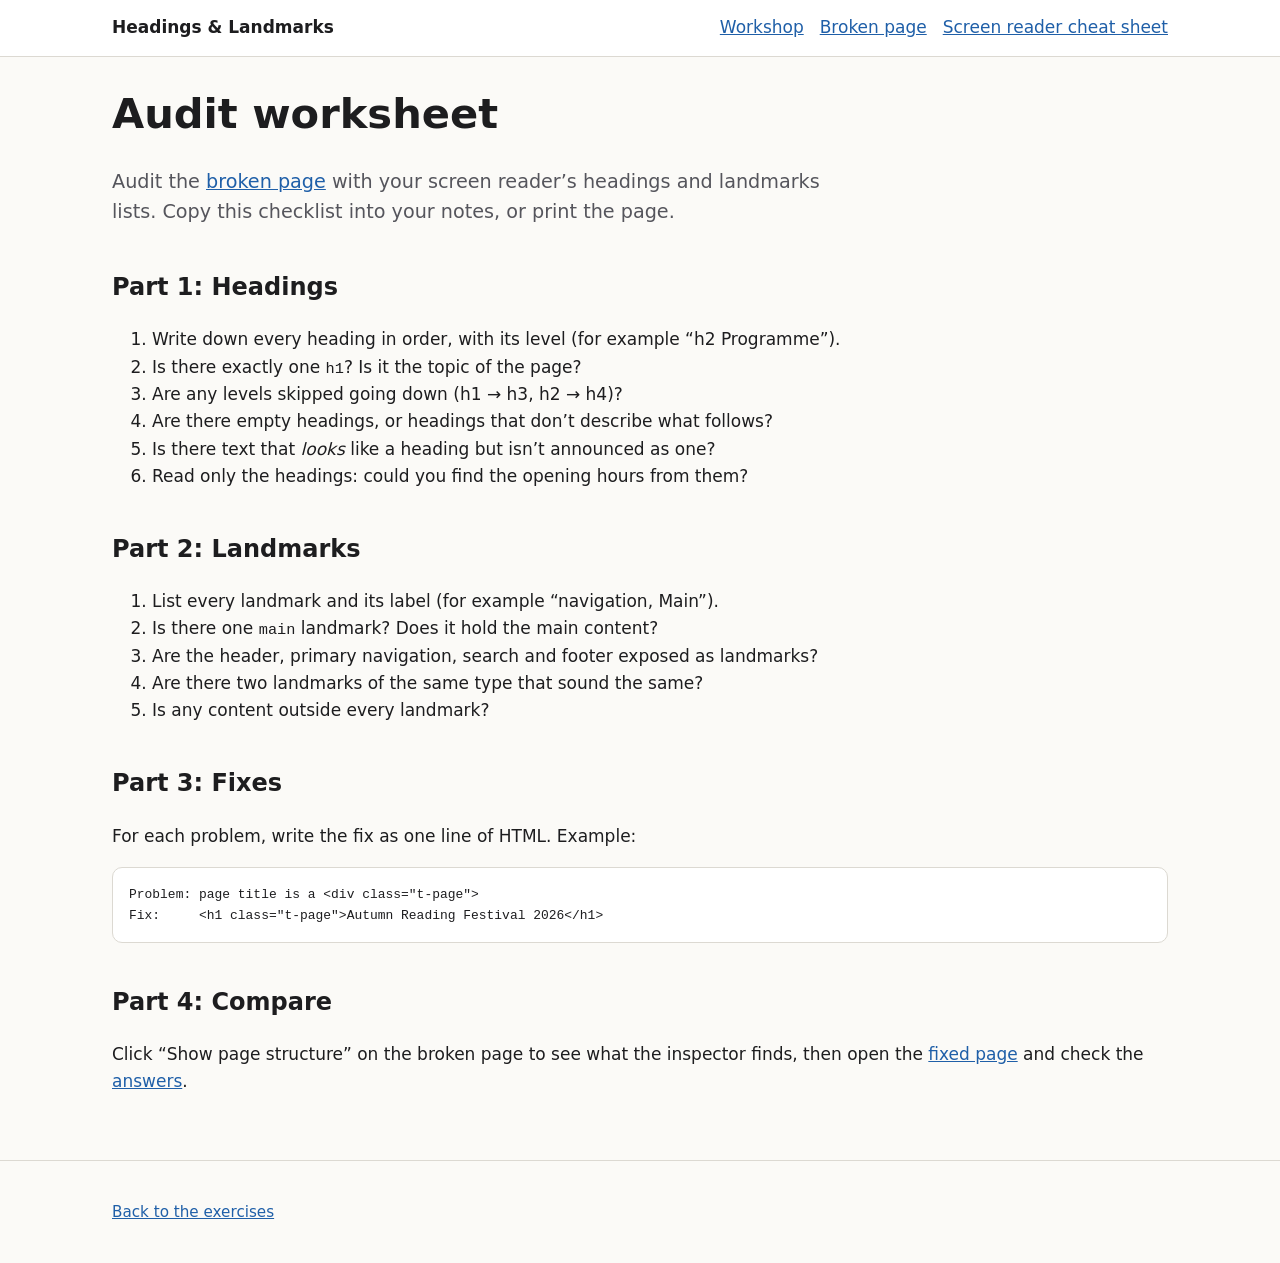
<file: exercises/worksheet.html>
<!doctype html>
<html lang="en">
<head>
  <meta charset="utf-8">
  <meta name="viewport" content="width=device-width, initial-scale=1">
  <title>Audit worksheet – Headings &amp; Landmarks workshop</title>
  <link rel="stylesheet" href="../assets/style.css?v=2">
</head>
<body>
  <a class="skip-link" href="#main">Skip to main content</a>

  <header class="site-header">
    <div class="wrap">
      <a class="site-title" href="../index.html">Headings &amp; Landmarks</a>
      <nav class="site-nav" aria-label="Main">
        <ul>
          <li><a href="../index.html">Workshop</a></li>
          <li><a href="broken.html">Broken page</a></li>
          <li><a href="../cheatsheet.html">Screen reader cheat sheet</a></li>
        </ul>
      </nav>
    </div>
  </header>

  <main id="main" class="page wrap" tabindex="-1">
    <h1>Audit worksheet</h1>
    <p class="lede">
      Audit the <a href="broken.html">broken page</a> with your screen reader’s headings and
      landmarks lists. Copy this checklist into your notes, or print the page.
    </p>

    <h2>Part 1: Headings</h2>
    <ol>
      <li>Write down every heading in order, with its level (for example “h2 Programme”).</li>
      <li>Is there exactly one <code>h1</code>? Is it the topic of the page?</li>
      <li>Are any levels skipped going down (h1 → h3, h2 → h4)?</li>
      <li>Are there empty headings, or headings that don’t describe what follows?</li>
      <li>Is there text that <em>looks</em> like a heading but isn’t announced as one?</li>
      <li>Read only the headings: could you find the opening hours from them?</li>
    </ol>

    <h2>Part 2: Landmarks</h2>
    <ol>
      <li>List every landmark and its label (for example “navigation, Main”).</li>
      <li>Is there one <code>main</code> landmark? Does it hold the main content?</li>
      <li>Are the header, primary navigation, search and footer exposed as landmarks?</li>
      <li>Are there two landmarks of the same type that sound the same?</li>
      <li>Is any content outside every landmark?</li>
    </ol>

    <h2>Part 3: Fixes</h2>
    <p>For each problem, write the fix as one line of HTML. Example:</p>
    <pre><code>Problem: page title is a &lt;div class="t-page"&gt;
Fix:     &lt;h1 class="t-page"&gt;Autumn Reading Festival 2026&lt;/h1&gt;</code></pre>

    <h2>Part 4: Compare</h2>
    <p>
      Click “Show page structure” on the broken page to see what the inspector finds, then
      open the <a href="fixed.html">fixed page</a> and check the
      <a href="answers.html">answers</a>.
    </p>
  </main>

  <footer class="site-footer">
    <div class="wrap">
      <p><a href="../index.html#exercises">Back to the exercises</a></p>
    </div>
  </footer>
</body>
</html>
</file>
<file: assets/style.css>
/* Shared styles. The "broken" and "fixed" demo pages use the SAME classes,
   so they look identical — only the underlying HTML structure differs. */

:root {
  --bg: #fbfaf7;
  --surface: #ffffff;
  --text: #1d1d1f;
  --muted: #55555c;
  --border: #dcd9d2;
  --accent: #1f5fa8;
  --accent-text: #ffffff;
  --brand: #2e5d3a;
  --warn-bg: #fff4d6;
  --warn-border: #c98a00;
  --bad-bg: #fde7e7;
  --bad-border: #b3261e;
  --good-bg: #e3f4e6;
  --good-border: #2e7d32;
  --focus: #c2410c;
  --radius: 10px;
  --max: 68rem;
  color-scheme: light;
}

@media (prefers-color-scheme: dark) {
  :root {
    --bg: #16171a;
    --surface: #1f2024;
    --text: #ececef;
    --muted: #a8a8b3;
    --border: #3a3b41;
    --accent: #7fb2f0;
    --accent-text: #0e1116;
    --brand: #8fd19e;
    --warn-bg: #3a2f10;
    --warn-border: #e0a82e;
    --bad-bg: #3d1a1a;
    --bad-border: #f2827b;
    --good-bg: #16331c;
    --good-border: #7bd389;
    --focus: #ffb37a;
    color-scheme: dark;
  }
}

*, *::before, *::after { box-sizing: border-box; }

html { font-size: 100%; }

body {
  margin: 0;
  background: var(--bg);
  color: var(--text);
  font: 1.0625rem/1.6 system-ui, -apple-system, "Segoe UI", Roboto, sans-serif;
}

a { color: var(--accent); }
a:focus-visible, button:focus-visible, input:focus-visible, summary:focus-visible {
  outline: 3px solid var(--focus);
  outline-offset: 2px;
}

img { max-width: 100%; height: auto; }

code, kbd {
  font-family: ui-monospace, SFMono-Regular, Menlo, Consolas, monospace;
  font-size: 0.9em;
}
kbd {
  border: 1px solid var(--border);
  border-bottom-width: 2px;
  border-radius: 4px;
  padding: 0 0.35em;
  background: var(--surface);
  white-space: nowrap;
}

.wrap { max-width: var(--max); margin: 0 auto; padding: 0 1rem; }

.skip-link {
  position: absolute;
  left: 1rem;
  top: -10rem;
  background: var(--accent);
  color: var(--accent-text);
  padding: 0.6rem 1rem;
  border-radius: var(--radius);
  z-index: 100;
}
.skip-link:focus { top: 1rem; }

/* ---------- Workshop pages (index, cheat sheet, exercises) ---------- */

.site-header {
  border-bottom: 1px solid var(--border);
  background: var(--surface);
}
.site-header .wrap {
  display: flex;
  flex-wrap: wrap;
  gap: 0.5rem 1.5rem;
  align-items: center;
  justify-content: space-between;
  padding-block: 0.9rem;
}
.site-title { font-weight: 700; text-decoration: none; color: var(--text); }
.site-nav ul { display: flex; flex-wrap: wrap; gap: 0.25rem 1rem; list-style: none; margin: 0; padding: 0; }

.page { padding-block: 2rem 3rem; }
.page h1 { font-size: clamp(1.8rem, 4vw, 2.6rem); line-height: 1.2; margin-top: 0; }
.page h2 { margin-top: 2.5rem; font-size: 1.5rem; }
.page h3 { margin-top: 1.5rem; font-size: 1.2rem; }

.lede { font-size: 1.2rem; color: var(--muted); max-width: 46rem; }

.stats {
  display: grid;
  grid-template-columns: repeat(auto-fit, minmax(14rem, 1fr));
  gap: 1rem;
  margin: 2rem 0;
  padding: 0;
  list-style: none;
}
.stats li {
  background: var(--surface);
  border: 1px solid var(--border);
  border-radius: var(--radius);
  padding: 1.25rem;
}
.stats strong { display: block; font-size: 2.4rem; line-height: 1; color: var(--accent); }

.cards {
  display: grid;
  grid-template-columns: repeat(auto-fit, minmax(17rem, 1fr));
  gap: 1rem;
  padding: 0;
  list-style: none;
}
.cards li {
  background: var(--surface);
  border: 1px solid var(--border);
  border-radius: var(--radius);
  padding: 1.25rem;
}
.cards h3 { margin-top: 0; }

.callout {
  border-left: 4px solid var(--warn-border);
  background: var(--warn-bg);
  padding: 0.9rem 1.1rem;
  border-radius: 0 var(--radius) var(--radius) 0;
  margin: 1.5rem 0;
}
.callout.good { border-color: var(--good-border); background: var(--good-bg); }
.callout.bad { border-color: var(--bad-border); background: var(--bad-bg); }
.callout > :first-child { margin-top: 0; }
.callout > :last-child { margin-bottom: 0; }

.table-scroll { overflow-x: auto; margin: 1rem 0; }
table { border-collapse: collapse; width: 100%; min-width: 32rem; background: var(--surface); }
th, td { border: 1px solid var(--border); padding: 0.5rem 0.7rem; text-align: left; vertical-align: top; }
thead th { background: var(--bg); }
.page caption { text-align: left; font-weight: 600; padding-bottom: 0.5rem; }
.page tbody th { font-weight: normal; }

pre {
  background: var(--surface);
  border: 1px solid var(--border);
  border-radius: var(--radius);
  padding: 1rem;
  overflow-x: auto;
  font-size: 0.9rem;
  line-height: 1.45;
}

.button {
  display: inline-block;
  background: var(--accent);
  color: var(--accent-text);
  border: 0;
  border-radius: var(--radius);
  padding: 0.6rem 1rem;
  font: inherit;
  font-weight: 600;
  text-decoration: none;
  cursor: pointer;
}

.site-footer {
  border-top: 1px solid var(--border);
  color: var(--muted);
  font-size: 0.95rem;
}
.site-footer .wrap { padding-block: 1.5rem; }

/* ---------- Playground (exercises/playground.html) ---------- */

.pg { padding-inline: 1rem; max-width: 110rem; margin: 0 auto; }
.pg-toolbar {
  display: flex; flex-wrap: wrap; align-items: center; gap: 0.5rem 0.75rem;
  margin: 1.25rem 0;
}
.pg-toolbar select, .pg-toolbar .button { font: inherit; }
.pg-toolbar select {
  padding: 0.5rem 0.6rem; border: 1px solid var(--border); border-radius: 6px;
  background: var(--surface); color: var(--text);
}
.pg-toolbar .button { padding: 0.45rem 0.85rem; }
.pg-check { display: inline-flex; align-items: center; gap: 0.35rem; }
.pg-check input { width: 1.1rem; height: 1.1rem; accent-color: var(--accent); }

.pg-grid {
  display: grid; gap: 1rem;
  grid-template-columns: minmax(0, 1fr);
  grid-template-areas: "code" "preview" "report";
}
@media (min-width: 60rem) {
  .pg-grid { grid-template-columns: minmax(0, 1fr) minmax(0, 1fr); grid-template-areas: "code preview" "report report"; }
}
@media (min-width: 95rem) {
  .pg-grid { grid-template-columns: minmax(0, 1.1fr) minmax(0, 1.1fr) minmax(18rem, 0.8fr); grid-template-areas: "code preview report"; }
}
.pg-code { grid-area: code; }
.pg-preview { grid-area: preview; }
.pg-report { grid-area: report; }

.pg-pane {
  display: flex; flex-direction: column; min-width: 0;
  background: var(--surface); border: 1px solid var(--border); border-radius: var(--radius);
  padding: 0.75rem;
}
.page .pg-pane h2 { margin: 0 0 0.5rem; font-size: 1.1rem; display: flex; gap: 0.5rem; align-items: baseline; }
.page .pg-pane h3 { margin: 1rem 0 0.35rem; font-size: 0.95rem; text-transform: uppercase; letter-spacing: 0.03em; color: var(--muted); }
.page .pg-pane h3:first-child { margin-top: 0; }

#pg-editor, #pg-frame {
  width: 100%; height: 70vh; min-height: 22rem;
  border: 1px solid var(--border); border-radius: 6px;
}
#pg-editor {
  resize: vertical; padding: 0.6rem 0.7rem;
  font: 0.85rem/1.5 ui-monospace, SFMono-Regular, Menlo, Consolas, monospace;
  tab-size: 2; white-space: pre; overflow: auto;
  background: var(--bg); color: var(--text);
}
#pg-editor:focus-visible { outline: 3px solid var(--focus); outline-offset: 2px; }
#pg-frame { background: #fff; }
.pg-hint { margin: 0.5rem 0 0; font-size: 0.9rem; color: var(--muted); display: flex; flex-wrap: wrap; gap: 0.25rem 1rem; }

#pg-report-body { overflow: auto; max-height: 70vh; font-size: 0.95rem; }
@media (max-width: 94.99rem) { #pg-report-body { max-height: none; } }
.pg-count { font-size: 0.85rem; font-weight: 600; padding: 0.05rem 0.5rem; border-radius: 999px; }
.pg-count.bad { background: var(--bad-bg); color: var(--text); border: 1px solid var(--bad-border); }
.pg-count.good { background: var(--good-bg); color: var(--text); border: 1px solid var(--good-border); }
.pg-page, .pg-list, .pg-issues { list-style: none; margin: 0; padding: 0; }
.pg-page li, .pg-issues li, .pg-problem { color: var(--bad-border); }
.pg-page li::before, .pg-issues li::before { content: "⚠ "; }
.pg-page li { margin: 0.2rem 0; }
.pg-issues { flex-basis: 100%; font-size: 0.88rem; padding-left: 0.4rem; }
.pg-ok { color: var(--good-border); margin: 0; }
.pg-empty { color: var(--muted); font-style: italic; margin: 0; }
.pg-item { display: flex; flex-wrap: wrap; align-items: flex-start; gap: 0 0.25rem; margin: 1px 0; }
.pg-item button { font: inherit; color: inherit; cursor: pointer; border-radius: 4px; }
.pg-show { flex: 1; min-width: 0; text-align: left; background: none; border: 0; padding: 0.2rem 0.3rem; }
.pg-show:hover { background: var(--bg); }
.pg-goto {
  background: var(--bg); border: 1px solid var(--border);
  font-size: 0.8rem !important; padding: 0.1rem 0.45rem;
}
.pg-tag {
  display: inline-block; min-width: 2.6em; margin-right: 0.4rem; padding: 0 0.3em;
  border-radius: 3px; background: var(--bg); border: 1px solid var(--border);
  font: 0.75rem/1.6 ui-monospace, Menlo, monospace; text-align: center;
}

.pg-pane-head { display: flex; align-items: baseline; gap: 0.5rem; margin-bottom: 0.5rem; }
.page .pg-pane .pg-pane-head h2 { margin: 0; }
.pg-full-open {
  margin-left: auto; font: inherit; font-size: 0.85rem; font-weight: 600; cursor: pointer;
  background: var(--bg); color: var(--text); border: 1px solid var(--border); border-radius: 6px;
  padding: 0.15rem 0.6rem;
}
.pg-full {
  width: 100vw; height: 100vh; height: 100dvh; max-width: none; max-height: none;
  margin: 0; padding: 0; border: 0; background: var(--bg); color: var(--text);
}
.pg-full[open] { display: flex; flex-direction: column; }
.pg-full::backdrop { background: var(--bg); }
.pg-full-bar {
  display: flex; flex-wrap: wrap; align-items: center; justify-content: space-between; gap: 0.25rem 1rem;
  padding: 0.35rem 1rem; background: var(--surface); border-bottom: 1px solid var(--border); font-size: 0.9rem;
}
.pg-full-bar .button { padding: 0.3rem 0.75rem; }
#pg-full-frame { flex: 1; width: 100%; border: 0; background: #fff; }

/* ---------- Demo page: "Riverside Library" ---------- */
/* Shared by exercises/broken.html and exercises/fixed.html */

.demo-banner {
  background: var(--warn-bg);
  border-bottom: 2px solid var(--warn-border);
  font-size: 0.95rem;
}
.demo-banner.good { background: var(--good-bg); border-color: var(--good-border); }
.demo-banner .wrap { padding-block: 0.6rem; display: flex; flex-wrap: wrap; gap: 0.5rem 1rem; align-items: center; justify-content: space-between; }

.lib-top { background: var(--brand); color: #fff; }
@media (prefers-color-scheme: dark) { .lib-top { color: #10140f; } }
.lib-top .wrap { display: flex; flex-wrap: wrap; align-items: center; justify-content: space-between; gap: 0.75rem 2rem; padding-block: 1rem; }
.lib-logo { font-size: 1.35rem; font-weight: 800; letter-spacing: 0.01em; margin: 0; line-height: 1.2; }
.lib-logo a { color: inherit; text-decoration: none; }
.lib-menu { display: flex; flex-wrap: wrap; gap: 0.25rem 1.25rem; list-style: none; margin: 0; padding: 0; }
.lib-menu a { color: inherit; font-weight: 600; }

.lib-search { display: flex; gap: 0.5rem; flex-wrap: wrap; }
.lib-search input {
  font: inherit;
  padding: 0.4rem 0.6rem;
  border: 1px solid var(--border);
  border-radius: 6px;
  min-width: 0;
  flex: 1 1 10rem;
}
.lib-search button { font: inherit; padding: 0.4rem 0.8rem; border-radius: 6px; border: 1px solid #fff; background: transparent; color: inherit; cursor: pointer; }

.lib-crumbs { font-size: 0.9rem; color: var(--muted); margin: 1.25rem 0 0; }
.lib-crumbs ol { display: flex; flex-wrap: wrap; gap: 0.25rem; list-style: none; padding: 0; margin: 0; }
.lib-crumbs li + li::before { content: "›"; margin-right: 0.25rem; }

.lib-layout {
  display: grid;
  grid-template-columns: minmax(0, 1fr);
  gap: 2rem;
  padding-block: 1.25rem 3rem;
}
@media (min-width: 56rem) {
  .lib-layout { grid-template-columns: minmax(0, 1fr) 19rem; }
}

/* Visual "heading" styles — applied to real headings on the fixed page and
   to divs/spans on the broken page, so both look the same. */
.t-page { font-size: clamp(1.9rem, 4.5vw, 2.7rem); font-weight: 800; line-height: 1.15; margin: 0 0 0.75rem; }
.t-section { font-size: 1.5rem; font-weight: 700; line-height: 1.25; margin: 2.25rem 0 0.75rem; }
.t-sub { font-size: 1.15rem; font-weight: 700; line-height: 1.3; margin: 1.5rem 0 0.5rem; }
.t-side { font-size: 1.1rem; font-weight: 700; margin: 0 0 0.5rem; }
.t-foot { font-size: 1rem; font-weight: 700; margin: 0 0 0.5rem; }

.lib-meta { color: var(--muted); margin: 0 0 1.25rem; }

.lib-hero {
  aspect-ratio: 16 / 7;
  border-radius: var(--radius);
  background:
    radial-gradient(circle at 20% 30%, #e9b949 0 9%, transparent 10%),
    radial-gradient(circle at 75% 60%, #c4572e 0 13%, transparent 14%),
    radial-gradient(circle at 45% 80%, #8c3b1f 0 7%, transparent 8%),
    linear-gradient(135deg, #f3d9a4, #d9874a);
  margin-bottom: 1.25rem;
}

.lib-events { list-style: none; padding: 0; margin: 0; display: grid; gap: 0.75rem; }
.lib-events li { background: var(--surface); border: 1px solid var(--border); border-radius: var(--radius); padding: 0.9rem 1rem; }
.lib-events .when { display: block; font-size: 0.9rem; color: var(--muted); }

.lib-side-box { background: var(--surface); border: 1px solid var(--border); border-radius: var(--radius); padding: 1rem 1.1rem; margin-bottom: 1rem; }
.lib-side-box ul { margin: 0; padding-left: 1.1rem; }
.lib-hours { width: 100%; min-width: 0; border: 0; }
.lib-hours th, .lib-hours td { border: 0; border-bottom: 1px solid var(--border); padding: 0.3rem 0; }
.lib-hours td { text-align: right; }

.lib-newsletter { display: grid; gap: 0.5rem; }
.lib-newsletter input { font: inherit; padding: 0.45rem 0.6rem; border: 1px solid var(--border); border-radius: 6px; background: var(--bg); color: var(--text); }

.lib-footer { background: var(--surface); border-top: 1px solid var(--border); }
.lib-footer .wrap { display: grid; gap: 1.5rem; grid-template-columns: repeat(auto-fit, minmax(13rem, 1fr)); padding-block: 2rem; }
.lib-footer ul { list-style: none; padding: 0; margin: 0; }
.lib-footer p { margin: 0; color: var(--muted); }

.visually-hidden {
  position: absolute !important;
  width: 1px; height: 1px;
  margin: -1px; padding: 0; border: 0;
  overflow: hidden;
  clip: rect(0 0 0 0);
  clip-path: inset(50%);
  white-space: nowrap;
}
</file>
